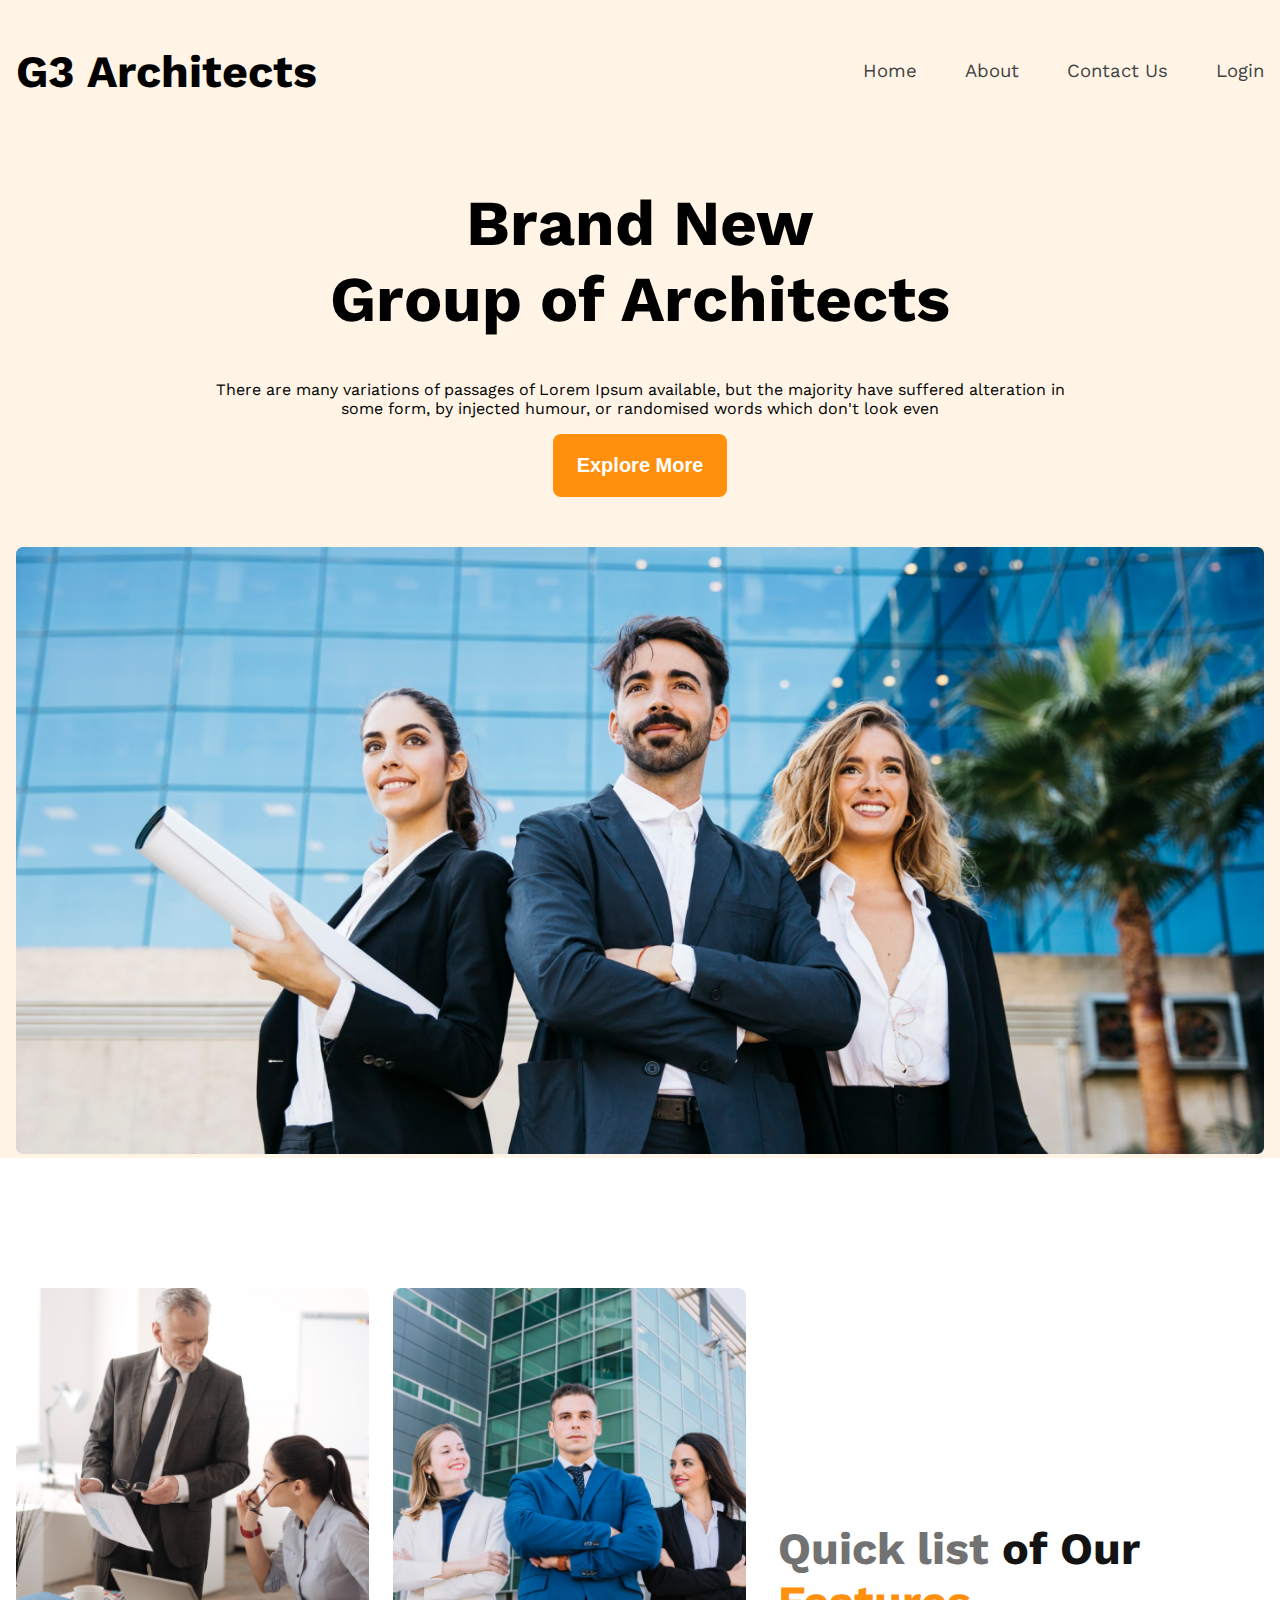
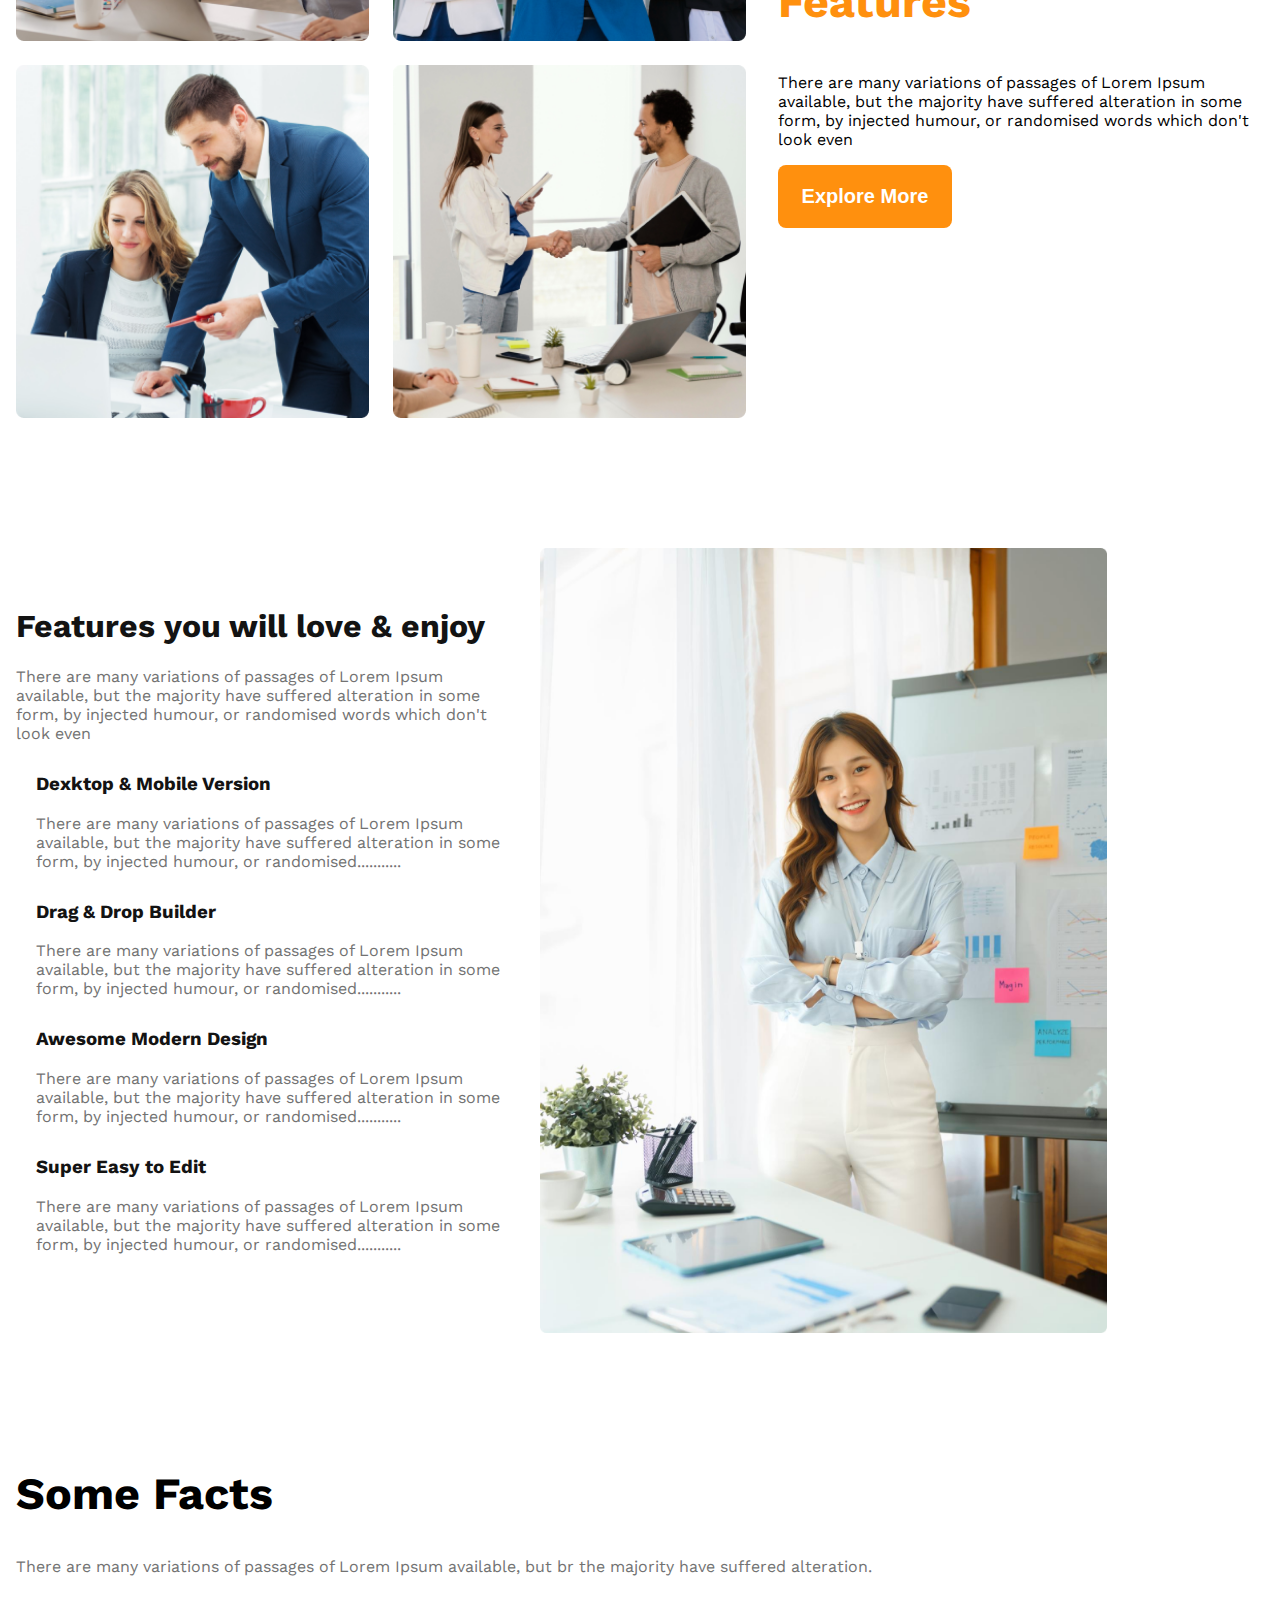
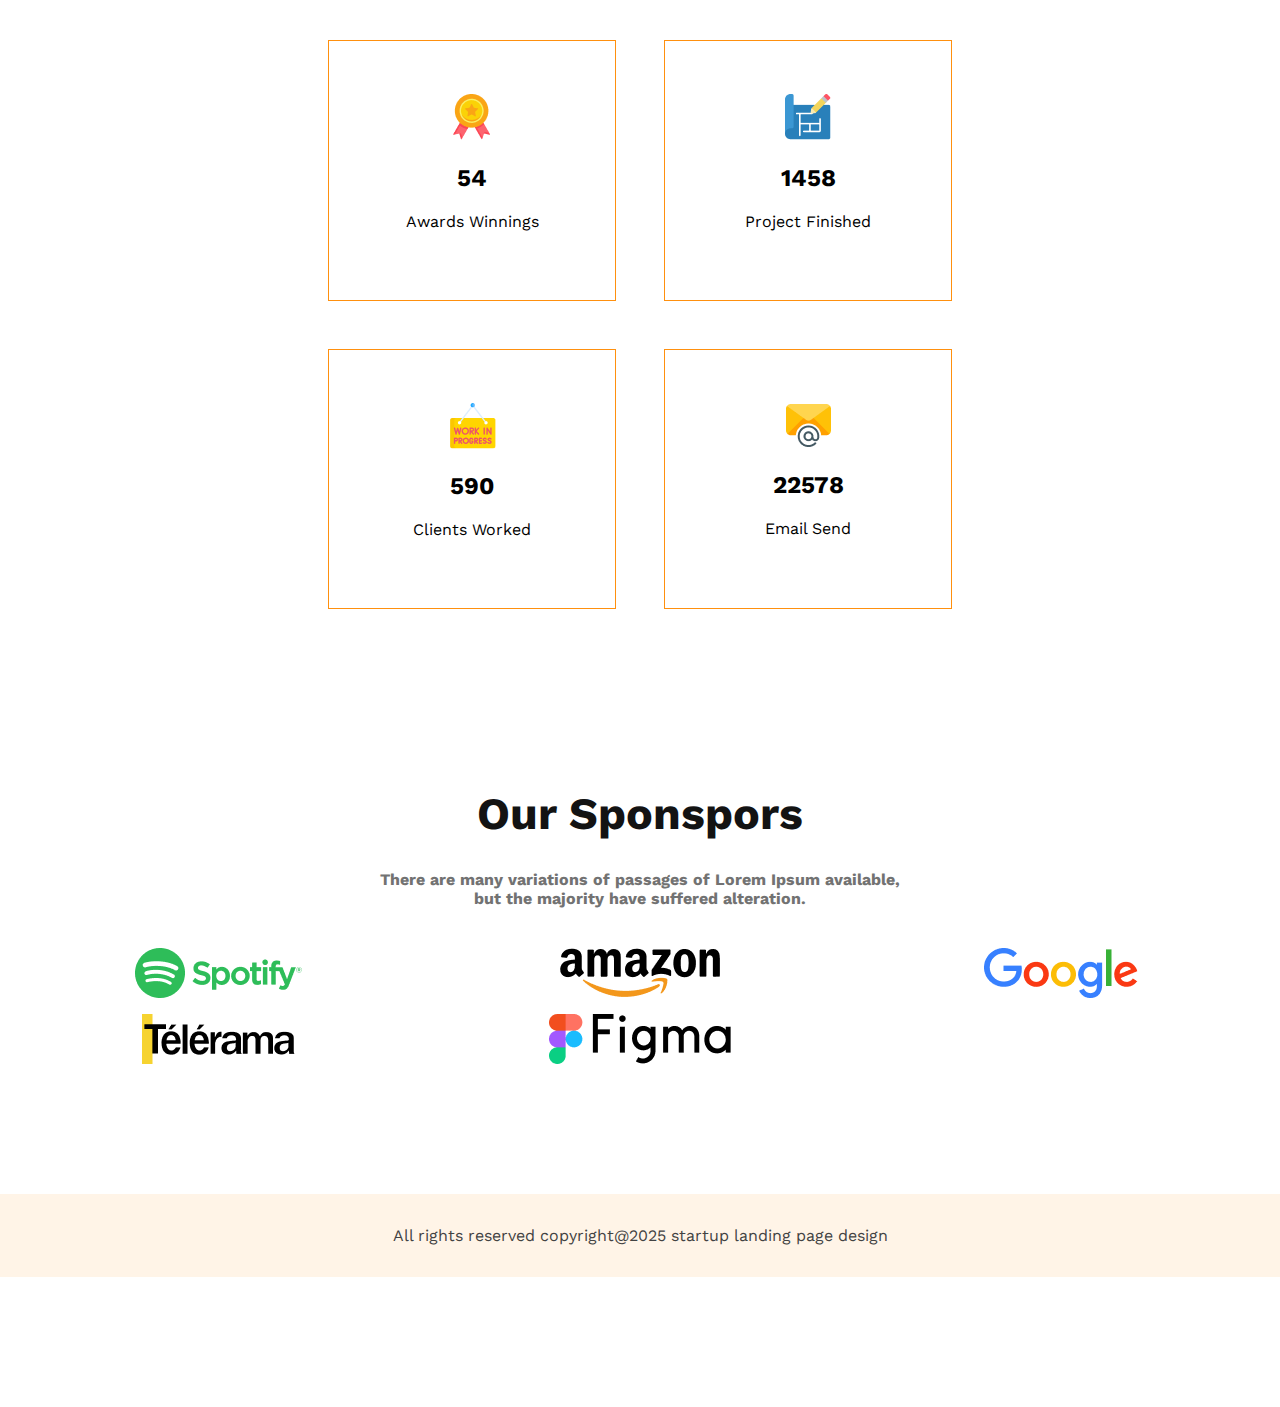
<file: 3_architects/index.html>
<!DOCTYPE html>
<html lang="en">
  <head>
    <meta charset="UTF-8" />
    <meta name="viewport" content="width=device-width, initial-scale=1.0" />
    <title>Basic Architects</title>
    <link rel="stylesheet" href="style.css" />
  </head>
  <body class="work-sans-font">
    <header class="bg-light">
      <nav class="navbar">
        <h3 class="brand">G3 Architects</h3>
        <ul class="nav-links">
          <li class="nav-item">
            <a href="" class="nav-link text-gray">Home</a>
          </li>
          <li class="nav-item">
            <a href="" class="nav-link text-gray">About</a>
          </li>
          <li class="nav-item">
            <a href="" class="nav-link text-gray">Contact Us</a>
          </li>
          <li class="nav-item">
            <a href="" class="nav-link text-gray">Login</a>
          </li>
        </ul>
      </nav>
      <div class="banner">
        <div class="banner-content">
          <h1 class="banner-title">Brand New <br />Group of Architects</h1>
          <p class="banner-description">
            There are many variations of passages of Lorem Ipsum available, but
            the majority have suffered alteration in some form, by injected
            humour, or randomised words which don't look even
          </p>
          <button class="banner-button btn-primary">Explore More</button>
        </div>
        <img class="banner-img" src="./images/banner.png" alt="banner-image" />
      </div>
    </header>

    <main class="main">
      <!-- Team Section -->
      <section class="team">
        <div class="team-images">
          <img class="team-image" src="./images/team1.png" alt="" />
          <img class="team-image" src="./images/team2.png" alt="" />
          <img class="team-image" src="./images/team3.png" alt="" />
          <img class="team-image" src="./images/team4.png" alt="" />
        </div>
        <div class="team-content">
          <h3 class="tem-title">
            <span class="text-light-gray">Quick list </span
            ><span class="text-drak">of Our </span
            ><span class="text-primary">Features</span>
          </h3>
          <p class="team-description">
            There are many variations of passages of Lorem Ipsum available, but
            the majority have suffered alteration in some form, by injected
            humour, or randomised words which don't look even
          </p>
          <button class="team-button btn-primary">Explore More</button>
        </div>
      </section>

      <!-- Feature Section -->
      <section class="feature">
        <div class="feature-details">
          <div class="feature-details-header">
            <h1 class="fdh-title text-drak">Features you will love & enjoy</h1>
            <p class="fdh-description text-light-gray">
              There are many variations of passages of Lorem Ipsum available,
              but the majority have suffered alteration in some form, by
              injected humour, or randomised words which don't look even
            </p>
          </div>
          <div class="feature-details-body">
            <div class="fdd-item">
              <h3 class="fdd-item-title text-drak">Dexktop & Mobile Version</h3>
              <p class="fdd-item-description text-light-gray">
                There are many variations of passages of Lorem Ipsum available,
                but the majority have suffered alteration in some form, by
                injected humour, or randomised...........
              </p>
            </div>
            <div class="fdd-item">
              <h3 class="fdd-item-title text-drak">Drag & Drop Builder</h3>
              <p class="fdd-item-description text-light-gray">
                There are many variations of passages of Lorem Ipsum available,
                but the majority have suffered alteration in some form, by
                injected humour, or randomised...........
              </p>
            </div>
            <div class="fdd-item">
              <h3 class="fdd-item-title text-drak">Awesome Modern Design</h3>
              <p class="fdd-item-description text-light-gray">
                There are many variations of passages of Lorem Ipsum available,
                but the majority have suffered alteration in some form, by
                injected humour, or randomised...........
              </p>
            </div>
            <div class="fdd-item">
              <h3 class="fdd-item-title text-drak">Super Easy to Edit</h3>
              <p class="fdd-item-description text-light-gray">
                There are many variations of passages of Lorem Ipsum available,
                but the majority have suffered alteration in some form, by
                injected humour, or randomised...........
              </p>
            </div>
            <div class="fdd-item">
              <h3 class="fdd-item-title"></h3>
              <p class="fdd-item-description"></p>
            </div>
          </div>
        </div>
        <div class="feature-image">
          <img class="feature-img" src="images/architect.png" alt="" />
        </div>
      </section>

      <!-- Facts Section -->
      <section class="facts">
        <h2 class="facts-title">Some Facts</h2>
        <p class="facts-description text-light-gray">
          There are many variations of passages of Lorem Ipsum available, but br
          the majority have suffered alteration.
        </p>
        <div class="fact-card">
          <div class="fact-card-item">
            <img src="./images/icons/ribon.png" alt="" class="fact-card-icon" />
            <h2 class="fact-card-title">54</h2>
            <p class="fact-card-description">Awards Winnings</p>
          </div>
          <div class="fact-card-item">
            <img
              src="./images/icons/projects.png"
              alt=""
              class="fact-card-icon"
            />
            <h2 class="fact-card-title">1458</h2>
            <p class="fact-card-description">Project Finished</p>
          </div>
          <div class="fact-card-item">
            <img
              src="./images/icons/customers.png"
              alt=""
              class="fact-card-icon"
            />
            <h2 class="fact-card-title">590</h2>
            <p class="fact-card-description">Clients Worked</p>
          </div>
          <div class="fact-card-item">
            <img src="./images/icons/email.png" alt="" class="fact-card-icon" />
            <h2 class="fact-card-title">22578</h2>
            <p class="fact-card-description">Email Send</p>
          </div>
        </div>
      </section>
      <!-- Sponspors Section -->
      <section class="sponspors">
        <div class="sponspors-detail">
          <h1 class="sponspors-title text-drak">Our Sponspors</h1>
          <p class="sponspors-description text-light-gray">
            There are many variations of passages of Lorem Ipsum available, but
            the majority have suffered alteration.
          </p>
        </div>
        <div class="sponspors-logos">
          <img
            class="sponsors-logo"
            src="./images/sponsors/spotify.png"
            alt=""
          />
          <img
            class="sponsors-logo"
            src="./images/sponsors/amazon.png"
            alt=""
          />
          <img
            class="sponsors-logo"
            src="./images/sponsors/google.png"
            alt=""
          />
          <img
            class="sponsors-logo"
            src="./images/sponsors/telerama.png"
            alt=""
          />
          <img class="sponsors-logo" src="./images/sponsors/figma.png" alt="" />
        </div>
      </section>
    </main>

    <footer class="footer">
      <p class="footer-description text-gray">
        All rights reserved copyright@2025 startup landing page design
      </p>
    </footer>
  </body>
</html>
</file>
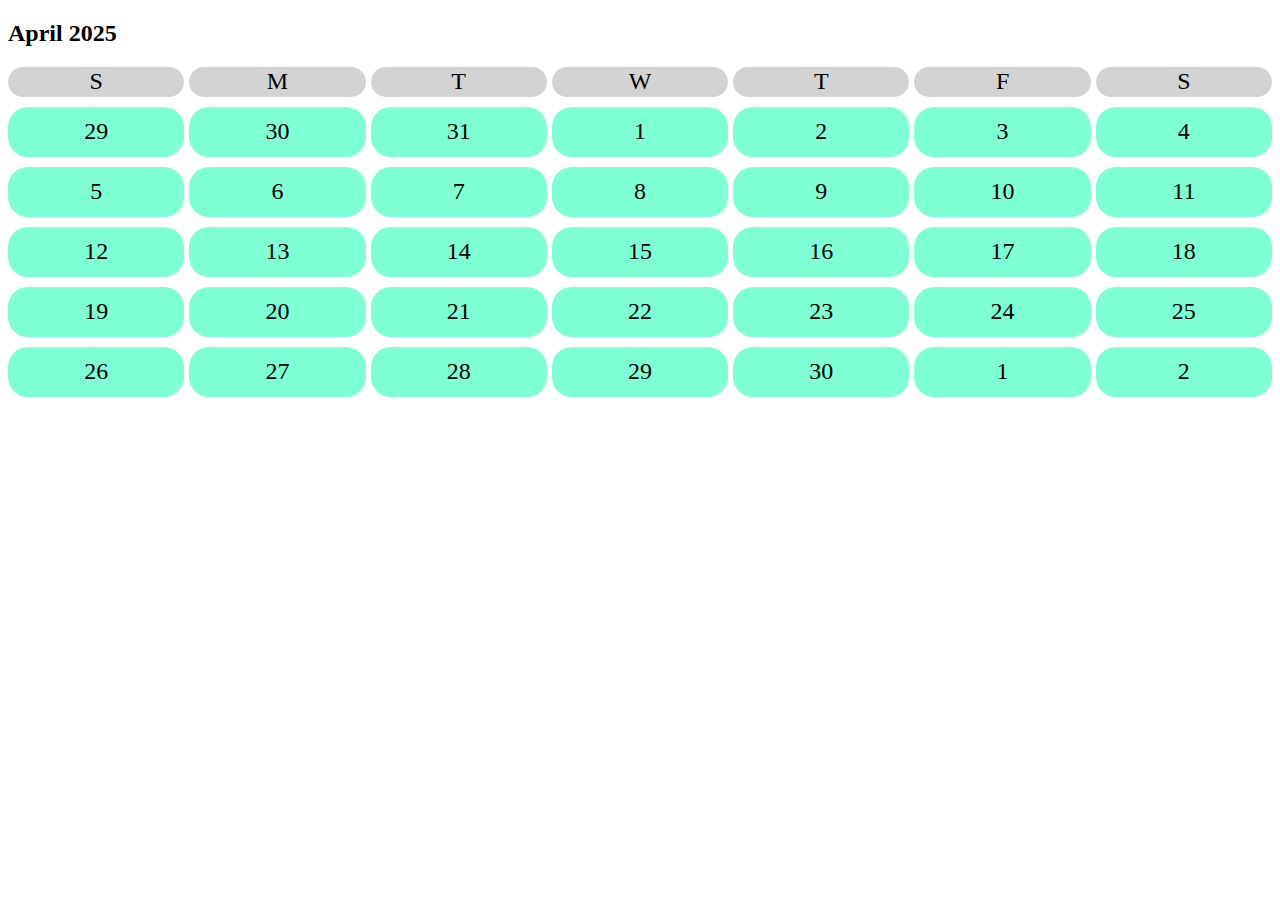
<file: 1-First-responsive-layout/3_calendar.html>
<!DOCTYPE html>
<html lang="en">
  <head>
    <meta charset="UTF-8" />
    <meta name="viewport" content="width=device-width, initial-scale=1.0" />
    <title>Calendar</title>
    <style>
      .container {
        display: grid;
        grid-template-columns: repeat(7, 1fr);
        grid-template-rows: 30px repeat(5, 50px);
        row-gap: 10px;
        column-gap: 5px;
      }
      .date,
      .day {
        background-color: aquamarine;
        display: flex;
        justify-content: center;
        align-items: center;
        font-size: 1.5em;
        border-radius: 20px;
      }
      .day {
        background-color: lightgrey;
      }
    </style>
  </head>
  <body>
    <h2>April 2025</h2>
    <div class="container">
      <div class="day">S</div>
      <div class="day">M</div>
      <div class="day">T</div>
      <div class="day">W</div>
      <div class="day">T</div>
      <div class="day">F</div>
      <div class="day">S</div>
      <div class="date">29</div>
      <div class="date">30</div>
      <div class="date">31</div>
      <div class="date">1</div>
      <div class="date">2</div>
      <div class="date">3</div>
      <div class="date">4</div>
      <div class="date">5</div>
      <div class="date">6</div>
      <div class="date">7</div>
      <div class="date">8</div>
      <div class="date">9</div>
      <div class="date">10</div>
      <div class="date">11</div>
      <div class="date">12</div>
      <div class="date">13</div>
      <div class="date">14</div>
      <div class="date">15</div>
      <div class="date">16</div>
      <div class="date">17</div>
      <div class="date">18</div>
      <div class="date">19</div>
      <div class="date">20</div>
      <div class="date">21</div>
      <div class="date">22</div>
      <div class="date">23</div>
      <div class="date">24</div>
      <div class="date">25</div>
      <div class="date">26</div>
      <div class="date">27</div>
      <div class="date">28</div>
      <div class="date">29</div>
      <div class="date">30</div>
      <div class="date">1</div>
      <div class="date">2</div>
    </div>
  </body>
</html>
</file>
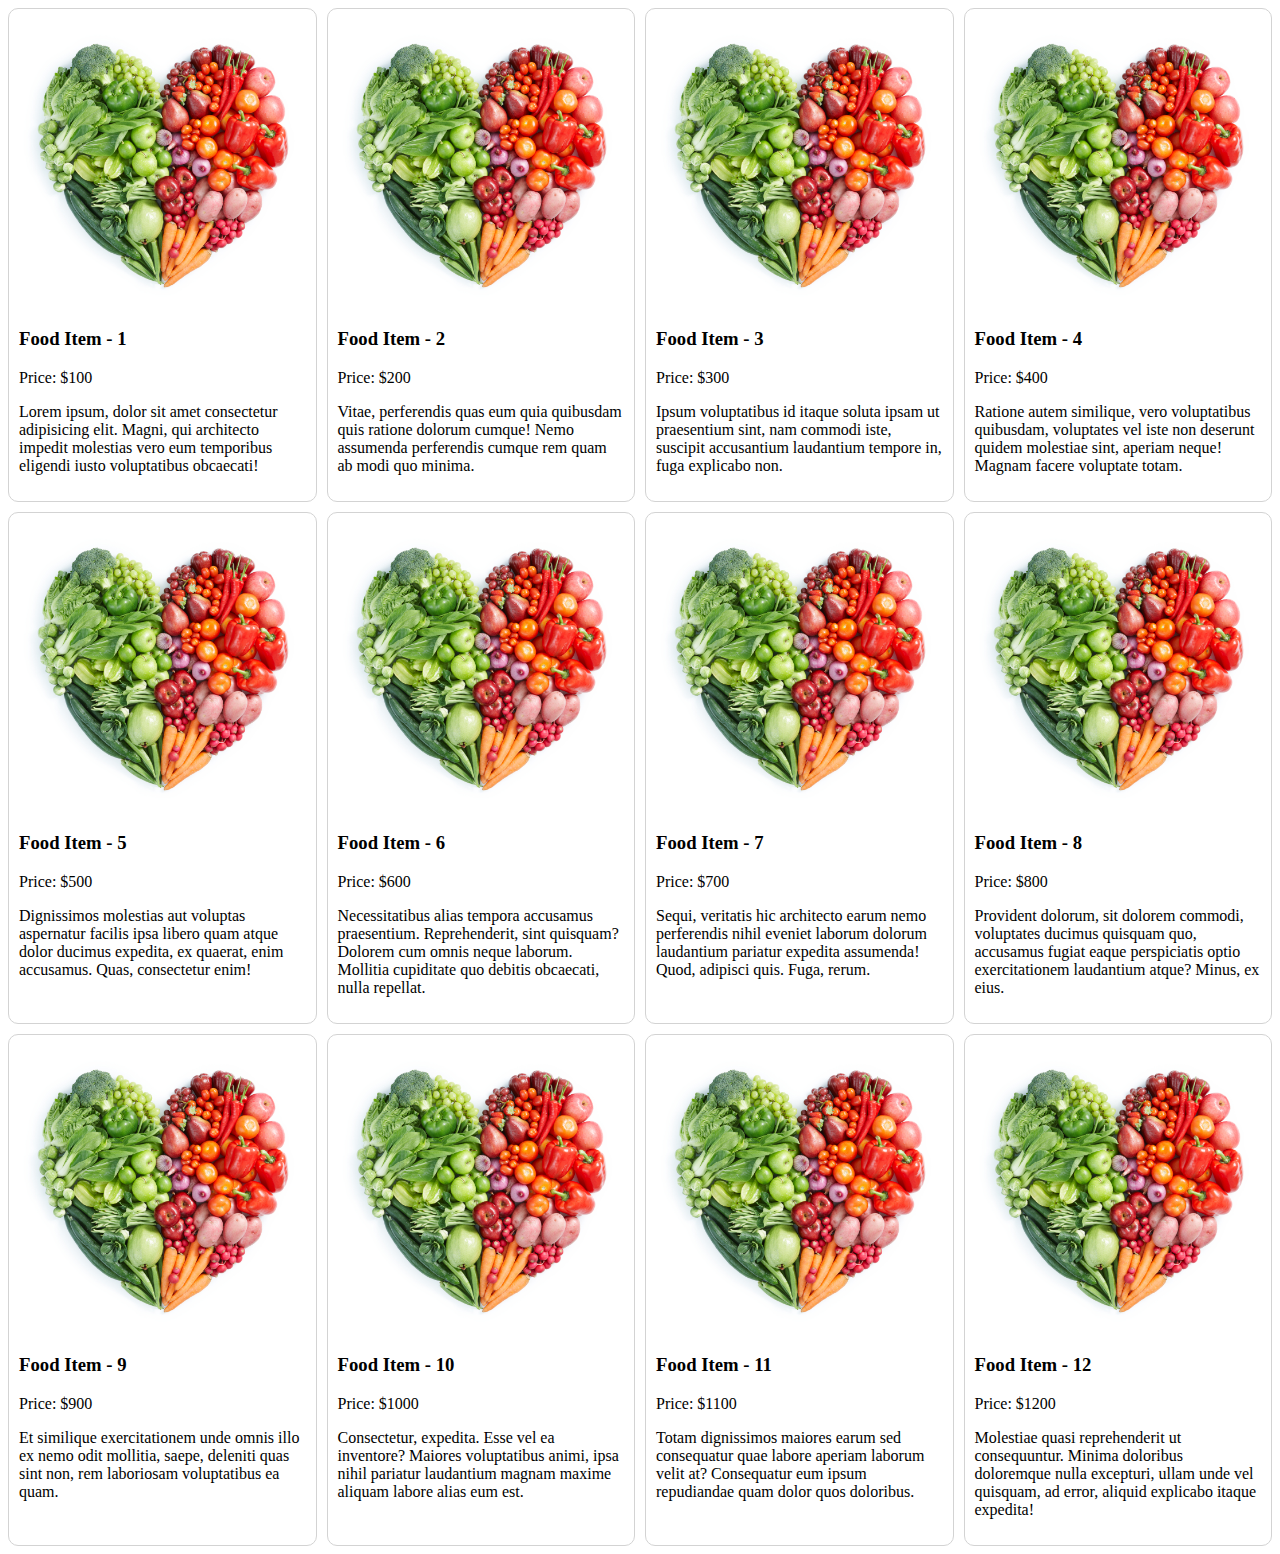
<file: 1-First-responsive-layout/4_media.html>
<!DOCTYPE html>
<html lang="en">
  <head>
    <meta charset="UTF-8" />
    <meta name="viewport" content="width=device-width, initial-scale=1.0" />
    <title>Media</title>
    <style>
      .container {
        display: grid;
        grid-template-columns: repeat(4, 1fr);
        gap: 10px;
      }
      .food {
        border: 1px solid lightgray;
        padding: 10px;
        border-radius: 10px;
      }
      .food img {
        width: 100%;
      }
      /* Small Devices */
      @media screen and (max-width: 576px) {
        .container {
          grid-template-columns: repeat(1, 1fr);
        }
      }

      /* Medium Devices */
      @media screen and (min-width: 577px) and (max-width: 768px) {
        .container {
          grid-template-columns: repeat(2, 1fr);
        }
      }
      /* Large Devices */
      @media screen and (min-width: 769px) and (max-width: 992px) {
        .container {
          grid-template-columns: repeat(3, 1fr);
        }
      }
    </style>
  </head>
  <body>
    <div class="container">
      <div class="food">
        <img src="images/food.jpg" alt="" />
        <h3>Food Item - 1</h3>
        <p>Price: $100</p>
        <p>
          Lorem ipsum, dolor sit amet consectetur adipisicing elit. Magni, qui
          architecto impedit molestias vero eum temporibus eligendi iusto
          voluptatibus obcaecati!
        </p>
      </div>
      <div class="food">
        <img src="images/food.jpg" alt="" />
        <h3>Food Item - 2</h3>
        <p>Price: $200</p>
        <p>
          Vitae, perferendis quas eum quia quibusdam quis ratione dolorum
          cumque! Nemo assumenda perferendis cumque rem quam ab modi quo minima.
        </p>
      </div>
      <div class="food">
        <img src="images/food.jpg" alt="" />
        <h3>Food Item - 3</h3>
        <p>Price: $300</p>
        <p>
          Ipsum voluptatibus id itaque soluta ipsam ut praesentium sint, nam
          commodi iste, suscipit accusantium laudantium tempore in, fuga
          explicabo non.
        </p>
      </div>
      <div class="food">
        <img src="images/food.jpg" alt="" />
        <h3>Food Item - 4</h3>
        <p>Price: $400</p>
        <p>
          Ratione autem similique, vero voluptatibus quibusdam, voluptates vel
          iste non deserunt quidem molestiae sint, aperiam neque! Magnam facere
          voluptate totam.
        </p>
      </div>
      <div class="food">
        <img src="images/food.jpg" alt="" />
        <h3>Food Item - 5</h3>
        <p>Price: $500</p>
        <p>
          Dignissimos molestias aut voluptas aspernatur facilis ipsa libero quam
          atque dolor ducimus expedita, ex quaerat, enim accusamus. Quas,
          consectetur enim!
        </p>
      </div>
      <div class="food">
        <img src="images/food.jpg" alt="" />
        <h3>Food Item - 6</h3>
        <p>Price: $600</p>
        <p>
          Necessitatibus alias tempora accusamus praesentium. Reprehenderit,
          sint quisquam? Dolorem cum omnis neque laborum. Mollitia cupiditate
          quo debitis obcaecati, nulla repellat.
        </p>
      </div>
      <div class="food">
        <img src="images/food.jpg" alt="" />
        <h3>Food Item - 7</h3>
        <p>Price: $700</p>
        <p>
          Sequi, veritatis hic architecto earum nemo perferendis nihil eveniet
          laborum dolorum laudantium pariatur expedita assumenda! Quod, adipisci
          quis. Fuga, rerum.
        </p>
      </div>
      <div class="food">
        <img src="images/food.jpg" alt="" />
        <h3>Food Item - 8</h3>
        <p>Price: $800</p>
        <p>
          Provident dolorum, sit dolorem commodi, voluptates ducimus quisquam
          quo, accusamus fugiat eaque perspiciatis optio exercitationem
          laudantium atque? Minus, ex eius.
        </p>
      </div>
      <div class="food">
        <img src="images/food.jpg" alt="" />
        <h3>Food Item - 9</h3>
        <p>Price: $900</p>
        <p>
          Et similique exercitationem unde omnis illo ex nemo odit mollitia,
          saepe, deleniti quas sint non, rem laboriosam voluptatibus ea quam.
        </p>
      </div>
      <div class="food">
        <img src="images/food.jpg" alt="" />
        <h3>Food Item - 10</h3>
        <p>Price: $1000</p>
        <p>
          Consectetur, expedita. Esse vel ea inventore? Maiores voluptatibus
          animi, ipsa nihil pariatur laudantium magnam maxime aliquam labore
          alias eum est.
        </p>
      </div>
      <div class="food">
        <img src="images/food.jpg" alt="" />
        <h3>Food Item - 11</h3>
        <p>Price: $1100</p>
        <p>
          Totam dignissimos maiores earum sed consequatur quae labore aperiam
          laborum velit at? Consequatur eum ipsum repudiandae quam dolor quos
          doloribus.
        </p>
      </div>
      <div class="food">
        <img src="images/food.jpg" alt="" />
        <h3>Food Item - 12</h3>
        <p>Price: $1200</p>
        <p>
          Molestiae quasi reprehenderit ut consequuntur. Minima doloribus
          doloremque nulla excepturi, ullam unde vel quisquam, ad error, aliquid
          explicabo itaque expedita!
        </p>
      </div>
    </div>
  </body>
</html>
</file>
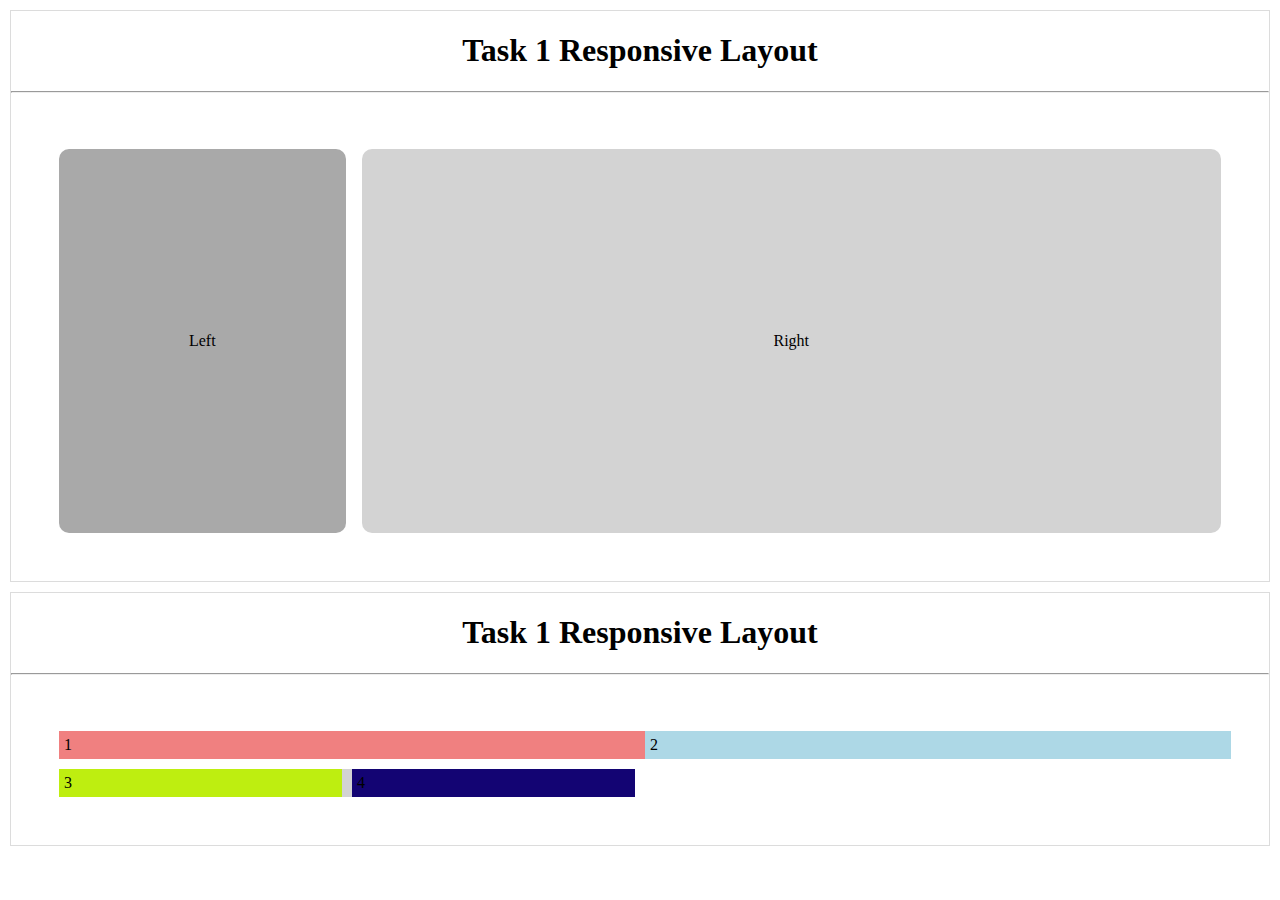
<file: 1-First-responsive-layout/5_task.html>
<!DOCTYPE html>
<html lang="en">
  <head>
    <meta charset="UTF-8" />
    <meta name="viewport" content="width=device-width, initial-scale=1.0" />
    <title>Module 8 Tasks</title>
    <style>
      body {
        margin: 0px;
        padding: 0px;
      }
      .task {
        border: 1px solid gainsboro;
        margin: 10px 10px;
      }
      .heading {
        text-align: center;
      }
      /* Task 1 */
      .container {
        display: grid;
        grid-template-columns: 1fr 3fr;
        gap: 1em;
        padding: 3em;
      }
      .box-1 {
        background-color: darkgray;
        display: flex;
        width: 100%;
        height: 30vmax;
        justify-content: center;
        align-items: center;
        border-radius: 10px;
      }
      .box-2 {
        background-color: lightgray;
        display: flex;
        width: 100%;
        height: 30vmax;
        justify-content: center;
        align-items: center;
        border-radius: 10px;
      }

      @media screen and (max-width: 576px) {
        .container {
          display: flex;
          flex-direction: column;
        }
        .box-1 {
          height: 20vmax;
        }
        .box-2 {
          height: 40vmax;
        }
      }
      /* task 2 */
      /* Default: Desktop Layout */
      .container-2 {
        display: grid;
        grid-template-columns: 1fr 1fr;
        gap: 10px;
        padding: 3em;
      }

      /* Box 21 in 1st column */
      .box-21 {
        background-color: lightcoral;
        padding: 5px;
        width: 100%;
      }

      .box-22 {
        background-color: lightblue;
        padding: 5px;
        width: 100%;
      }

      .box-group {
        background-color: lightgray;
        display: flex;
        gap: 10px;
      }
      .box-23 {
        background-color: rgb(190, 238, 16);
        width: 100%;
        padding: 5px;
      }
      .box-24 {
        background-color: rgb(19, 4, 115);
        width: 100%;
        padding: 5px;
      }
      /* Mobile Layout */
      @media screen and (max-width: 576px) {
      }
    </style>
  </head>
  <body>
    <!-- Task 1 -->
    <div class="task">
      <h1 class="heading">Task 1 Responsive Layout</h1>
      <hr />
      <div class="container">
        <div class="box-1">
          <p>Left</p>
        </div>
        <div class="box-2">
          <p>Right</p>
        </div>
      </div>
    </div>

    <!-- Task 2 -->
    <div class="task">
      <h1 class="heading">Task 1 Responsive Layout</h1>
      <hr />
      <div class="container-2">
        <div class="box-21">1</div>
        <div class="box-22">2</div>
        <div class="box-group">
          <div class="box-23">3</div>
          <div class="box-24">4</div>
        </div>
      </div>
    </div>
  </body>
</html>
</file>
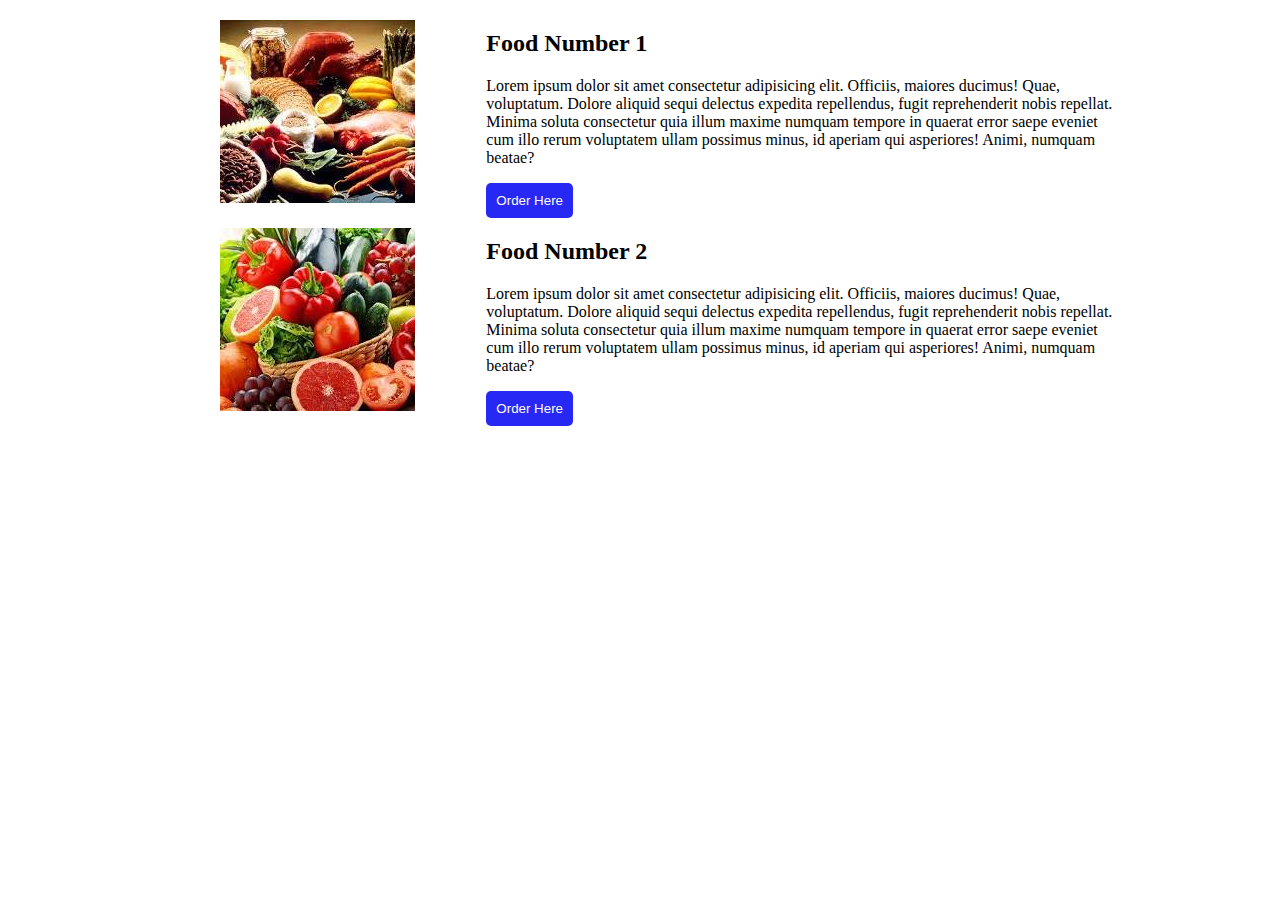
<file: 1-First-responsive-layout/6_tow_card.html>
<!DOCTYPE html>
<html lang="en">
  <head>
    <meta charset="UTF-8" />
    <meta name="viewport" content="width=device-width, initial-scale=1.0" />
    <title>Task 4</title>
    <style>
      body {
        margin: 0px;
        padding: 0px;
        max-width: 992px;
        margin: auto;
      }
      .container {
        padding: 10px 15px;
        /* display: grid;
        row-gap: 2em; */
      }
      .food {
        display: grid;
        grid-template-columns: 1fr 2fr;
        gap: 10px;
        justify-content: center;
        align-items: center;
      }
      .button {
        padding: 10px 10px;
        background-color: rgb(40, 40, 245);
        color: white;
        border: none;
        border-radius: 5px;
      }
      .box {
        margin: auto;
      }
      .box img {
        width: 100%;
        margin: auto;
      }
      @media screen and (max-width: 576px) {
        .food {
          grid-template-columns: 1fr;
          padding-bottom: 20px;
        }
        .box img {
          /* height: 50%; */
          width: 80%;
        }
        .box {
          margin: 0px;
        }
      }
    </style>
  </head>
  <body>
    <div class="container">
      <div class="food">
        <div class="box">
          <img src="./images/food1.jpeg" alt="Food - 1" />
        </div>
        <div class="box">
          <h2>Food Number 1</h2>
          <p>
            Lorem ipsum dolor sit amet consectetur adipisicing elit. Officiis,
            maiores ducimus! Quae, voluptatum. Dolore aliquid sequi delectus
            expedita repellendus, fugit reprehenderit nobis repellat. Minima
            soluta consectetur quia illum maxime numquam tempore in quaerat
            error saepe eveniet cum illo rerum voluptatem ullam possimus minus,
            id aperiam qui asperiores! Animi, numquam beatae?
          </p>
          <button class="button">Order Here</button>
        </div>
      </div>
      <div class="food">
        <div class="box">
          <img src="./images/food2.jpeg" alt="Food - 2" />
        </div>
        <div class="box">
          <h2>Food Number 2</h2>
          <p>
            Lorem ipsum dolor sit amet consectetur adipisicing elit. Officiis,
            maiores ducimus! Quae, voluptatum. Dolore aliquid sequi delectus
            expedita repellendus, fugit reprehenderit nobis repellat. Minima
            soluta consectetur quia illum maxime numquam tempore in quaerat
            error saepe eveniet cum illo rerum voluptatem ullam possimus minus,
            id aperiam qui asperiores! Animi, numquam beatae?
          </p>
          <button class="button">Order Here</button>
        </div>
      </div>
    </div>
  </body>
</html>
</file>
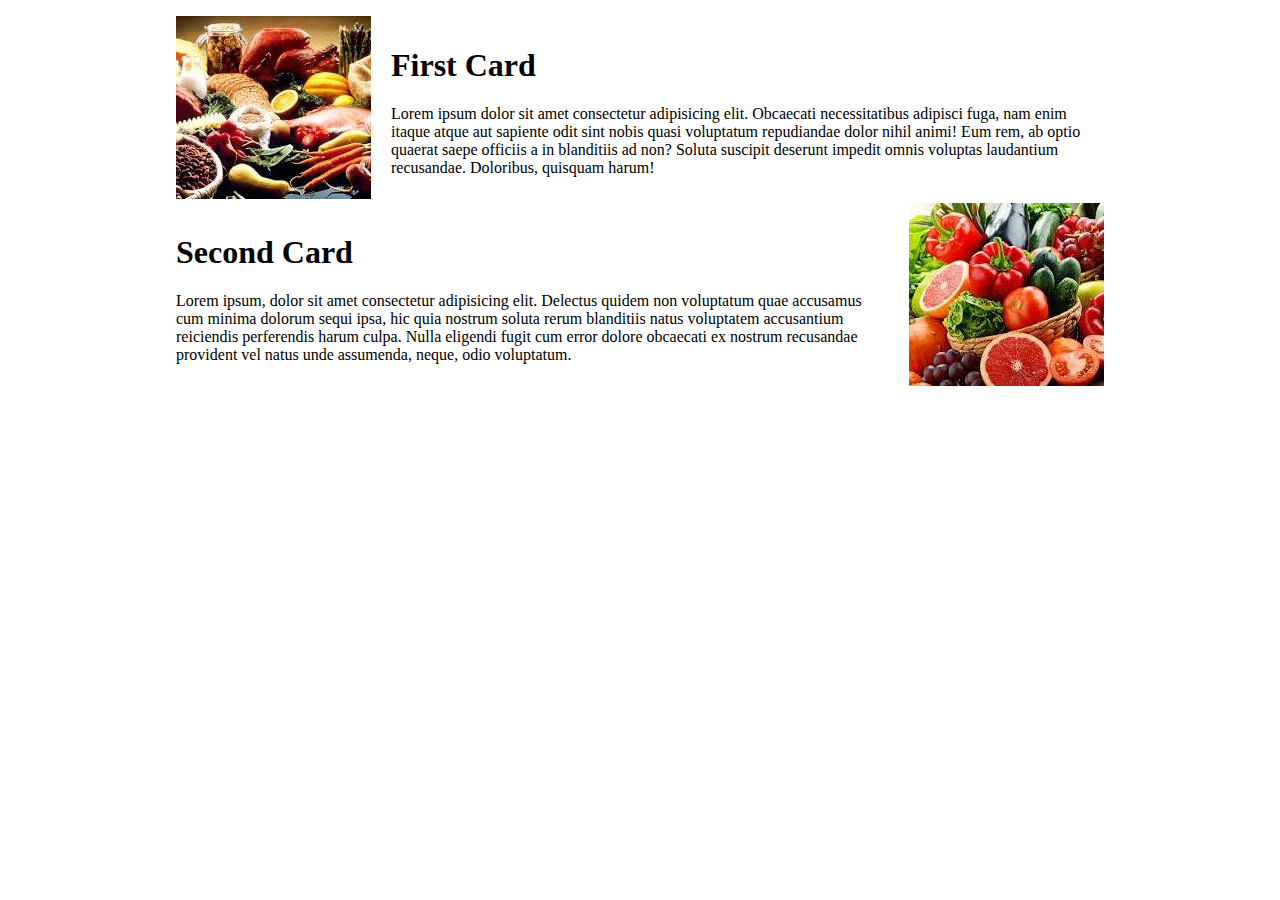
<file: 1-First-responsive-layout/7_layout_5.html>
<!DOCTYPE html>
<html lang="en">
  <head>
    <meta charset="UTF-8" />
    <meta name="viewport" content="width=device-width, initial-scale=1.0" />
    <title>Task 5</title>
    <style>
      body {
        margin: 0px;
        padding: 0px;
        max-width: 992px;
        margin: auto;
      }
      .container {
        padding: 1em 2em;
      }
      .box-1,
      .box-2 {
        display: flex;
        gap: 20px;
        align-items: center;
      }
      .box-2 {
        flex-direction: row-reverse;
      }

      @media screen and (max-width: 576px) {
        .box-1,
        .box-2 {
          display: grid;
        }
        img {
          width: 100%;
        }
      }
    </style>
  </head>
  <body>
    <div class="container">
      <div class="box-1">
        <div class="item-1">
          <img src="./images/food1.jpeg" alt="image - 1" />
        </div>
        <div class="item-2">
          <h1>First Card</h1>
          <p>
            Lorem ipsum dolor sit amet consectetur adipisicing elit. Obcaecati
            necessitatibus adipisci fuga, nam enim itaque atque aut sapiente
            odit sint nobis quasi voluptatum repudiandae dolor nihil animi! Eum
            rem, ab optio quaerat saepe officiis a in blanditiis ad non? Soluta
            suscipit deserunt impedit omnis voluptas laudantium recusandae.
            Doloribus, quisquam harum!
          </p>
        </div>
      </div>
      <div class="box-2">
        <div class="item-1">
          <img src="./images/food2.jpeg" alt="image - 2" />
        </div>
        <div class="item-2">
          <h1>Second Card</h1>
          <p>
            Lorem ipsum, dolor sit amet consectetur adipisicing elit. Delectus
            quidem non voluptatum quae accusamus cum minima dolorum sequi ipsa,
            hic quia nostrum soluta rerum blanditiis natus voluptatem
            accusantium reiciendis perferendis harum culpa. Nulla eligendi fugit
            cum error dolore obcaecati ex nostrum recusandae provident vel natus
            unde assumenda, neque, odio voluptatum.
          </p>
        </div>
      </div>
    </div>
  </body>
</html>
</file>
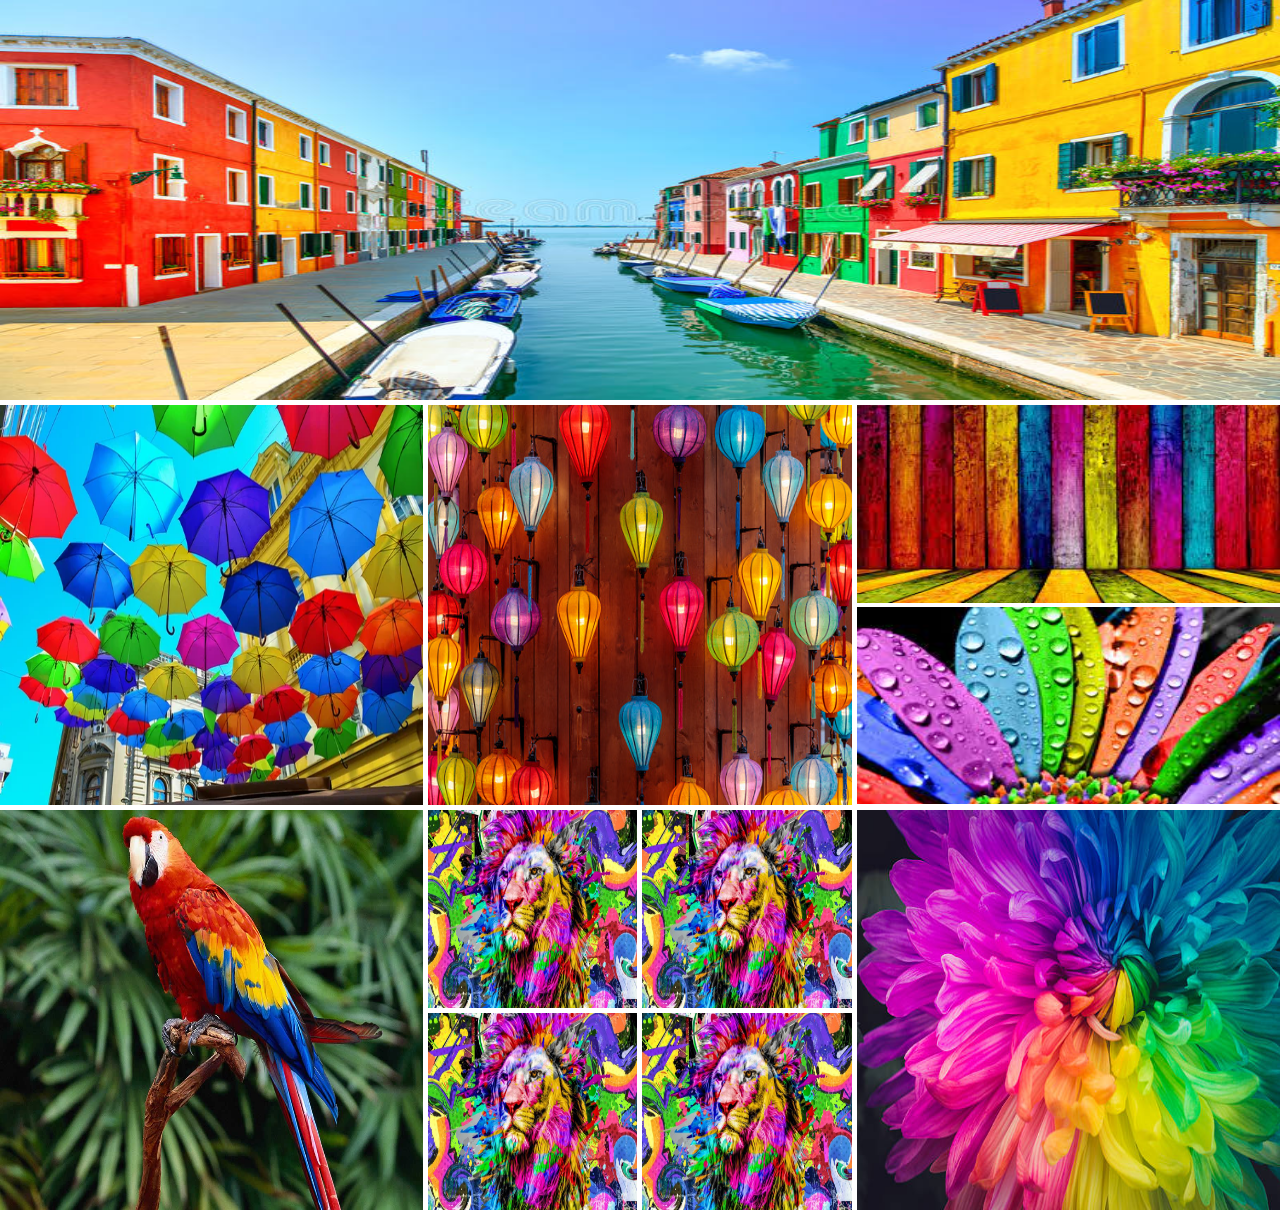
<file: 2-Second-Responsive-Layout/1_college.html>
<!DOCTYPE html>
<html lang="en">
  <head>
    <meta charset="UTF-8" />
    <meta name="viewport" content="width=device-width, initial-scale=1.0" />
    <title>Document</title>
    <style>
      body {
        margin: 0px;
      }
      .row {
        height: 400px;
        display: flex;
        gap: 5px;
        margin-bottom: 5px;
      }
      .row img {
        width: 100%;
        height: 100%;
      }
      .row > div {
        flex: 1;
      }
      .vartical-collage {
        height: calc((100% - 5px) / 2);
      }
      .college-image {
        display: grid;
        grid-template-columns: repeat(2, 1fr);
        gap: 5px;
      }

      /* Small Devices */
      @media screen and (max-width: 576px) {
        .row {
          height: auto;
          flex-direction: column;
        }
        .college-image {
          grid-template-columns: 1fr;
        }
      }
      @media screen and (min-width: 576px) and (max-width: 992px) {
        .row {
          height: auto;
          flex-direction: column;
        }
        .college-image {
          display: grid;
          grid-template-columns: repeat(2, 1fr);
        }
      }
    </style>
  </head>
  <body>
    <div class="container">
      <div class="row">
        <img src="./images/A.jpg" alt="A" />
      </div>
      <div class="row">
        <div><img src="./images/B.jpg" alt="" /></div>
        <div><img src="./images/C.jpg" alt="" /></div>
        <div class="vartical-collage">
          <img src="./images/D.jpg" alt="" />
          <img src="./images/E.jpg" alt="" />
        </div>
      </div>
      <div class="row">
        <div><img src="./images/F.jpg" alt="" /></div>
        <div class="college-image">
          <img src="./images/G.jpg" alt="" />
          <img src="./images/G.jpg" alt="" />
          <img src="./images/G.jpg" alt="" />
          <img src="./images/G.jpg" alt="" />
        </div>
        <div><img src="./images/H.jpg" alt="" /></div>
      </div>
    </div>
  </body>
</html>
</file>
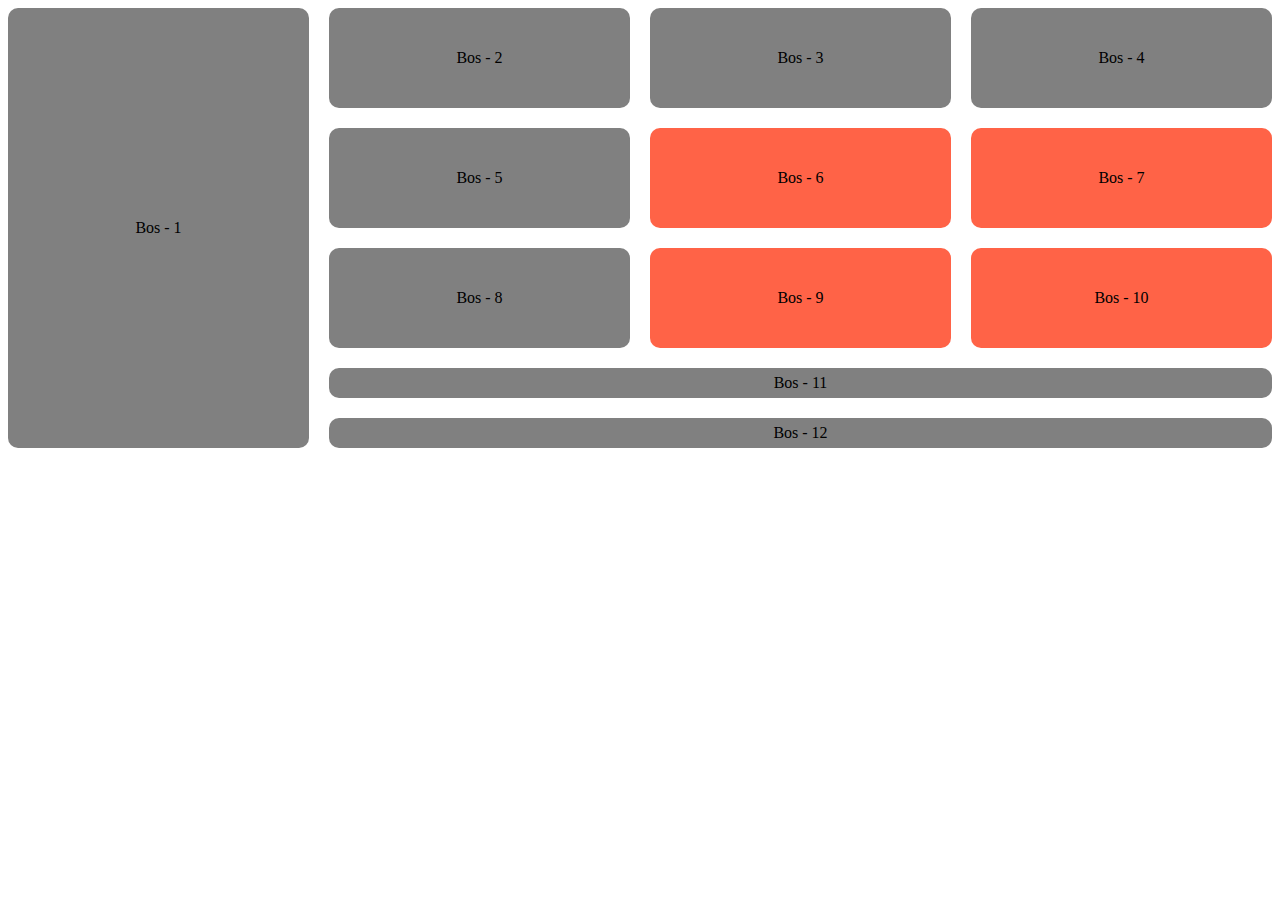
<file: 2-Second-Responsive-Layout/2_college2.html>
<!DOCTYPE html>
<html lang="en">
  <head>
    <meta charset="UTF-8" />
    <meta name="viewport" content="width=device-width, initial-scale=1.0" />
    <title>College 2</title>
    <style>
      .container {
        display: grid;
        grid-template-columns: repeat(4, 1fr);
        grid-template-rows: repeat(3, 100px) 30px 30px;
        gap: 20px;
      }
      .box {
        background-color: gray;
        border-radius: 10px;
        display: flex;
        justify-content: center;
        align-items: center;
      }
      #box-1 {
        grid-row: span 5;
      }
      #box-11,
      #box-12 {
        grid-column: span 3;
      }
      #box-6,
      #box-7,
      #box-9,
      #box-10 {
        background-color: tomato;
      }
    </style>
  </head>
  <body>
    <div class="container">
      <div class="box" id="box-1">Bos - 1</div>
      <div class="box" id="box-2">Bos - 2</div>
      <div class="box" id="box-3">Bos - 3</div>
      <div class="box" id="box-4">Bos - 4</div>
      <div class="box" id="box-5">Bos - 5</div>
      <div class="box" id="box-6">Bos - 6</div>
      <div class="box" id="box-7">Bos - 7</div>
      <div class="box" id="box-8">Bos - 8</div>
      <div class="box" id="box-9">Bos - 9</div>
      <div class="box" id="box-10">Bos - 10</div>
      <div class="box" id="box-11">Bos - 11</div>
      <div class="box" id="box-12">Bos - 12</div>
    </div>
  </body>
</html>
</file>
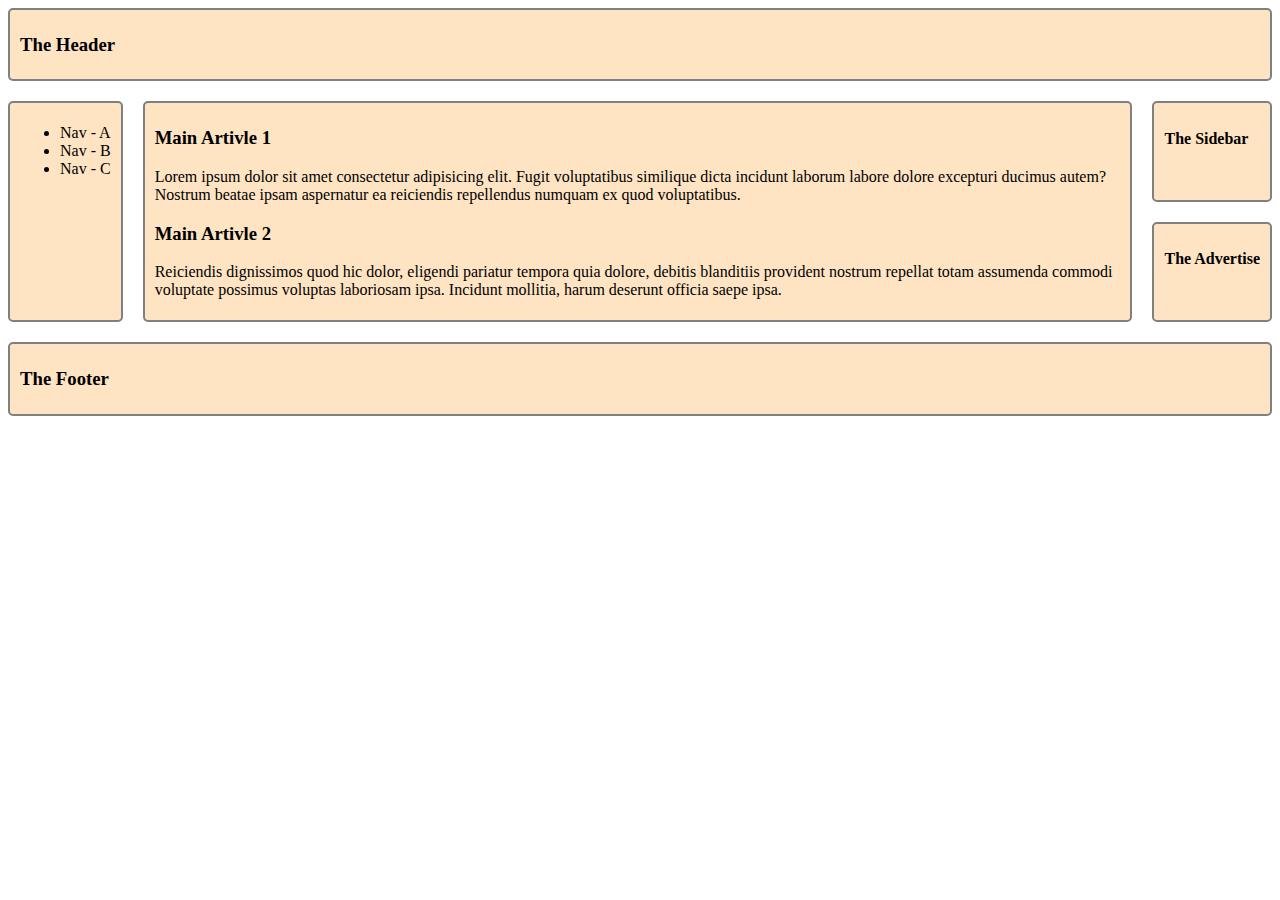
<file: 2-Second-Responsive-Layout/3_layout.html>
<!DOCTYPE html>
<html lang="en">
  <head>
    <meta charset="UTF-8" />
    <meta name="viewport" content="width=device-width, initial-scale=1.0" />
    <title>Responsive Layout</title>
    <style>
      .header,
      .nav,
      .main,
      .sidebar,
      .advertise,
      footer {
        background-color: bisque;
        border: 2px solid gray;
        padding: 5px 10px;
        border-radius: 5px;
      }
      .header {
        grid-area: header;
      }
      .nav {
        grid-area: nav;
      }
      .main {
        grid-area: main;
      }
      .sidebar {
        grid-area: sidebar;
      }
      .advertise {
        grid-area: advertise;
      }
      .footer {
        grid-area: footer;
      }
      .container {
        display: grid;
        gap: 20px;
        grid-template-areas:
          "header header  header  header"
          "nav    main    main    sidebar"
          "nav    main    main    advertise"
          "footer footer  footer  footer";
      }

      @media screen and (max-width: 576px) {
        .container {
          grid-template-areas:
            "header"
            "nav"
            "main"
            "sidebar"
            "advertise"
            "footer";
        }
      }

      @media screen and (min-width: 576px) and (max-width: 992px) {
        .container {
          display: grid;
          gap: 20px;
          grid-template-areas:
            "header    header   header"
            "nav       nav      nav"
            "sidebar   main     main "
            "advertise footer   footer";
        }
      }
    </style>
  </head>
  <body class="container">
    <header class="header">
      <h3>The Header</h3>
    </header>
    <nav class="nav">
      <ul>
        <li><a href=""></a>Nav - A</li>
        <li><a href=""></a>Nav - B</li>
        <li><a href=""></a>Nav - C</li>
      </ul>
    </nav>
    <main class="main">
      <article>
        <h3>Main Artivle 1</h3>
        <p>
          Lorem ipsum dolor sit amet consectetur adipisicing elit. Fugit
          voluptatibus similique dicta incidunt laborum labore dolore excepturi
          ducimus autem? Nostrum beatae ipsam aspernatur ea reiciendis
          repellendus numquam ex quod voluptatibus.
        </p>
      </article>
      <article>
        <h3>Main Artivle 2</h3>
        <p>
          Reiciendis dignissimos quod hic dolor, eligendi pariatur tempora quia
          dolore, debitis blanditiis provident nostrum repellat totam assumenda
          commodi voluptate possimus voluptas laboriosam ipsa. Incidunt
          mollitia, harum deserunt officia saepe ipsa.
        </p>
      </article>
    </main>

    <div class="sidebar">
      <h4>The Sidebar</h4>
    </div>
    <div class="advertise">
      <h4>The Advertise</h4>
    </div>

    <footer class="footer">
      <h3>The Footer</h3>
    </footer>
  </body>
</html>
</file>
<file: 3_architects/style.css>
@import url("https://fonts.googleapis.com/css2?family=Work+Sans:ital,wght@0,100..900;1,100..900&display=swap");

.work-sans-font {
  font-family: "Work Sans", sans-serif;
  font-optical-sizing: auto;
  font-weight: 400;
  font-style: normal;
}
body {
  margin: 0px;
}

/* Common weight name mapping
Value	Common weight name
100	Thin (Hairline)
200	Extra Light (Ultra Light)
300	Light
400	Normal
500	Medium
600	Semi Bold (Demi Bold)
700	Bold
800	Extra Bold (Ultra Bold)


900	Black (Heavy) */
/* Shared Styles */
/* Dark 1 */
.text-drak {
  color: #131313;
}
/* Dark 2 */
.text-gray {
  color: #424242;
}
/* Dark 3 */
.text-light-gray {
  color: #727272;
}
/* text color */
.text-primary {
  color: #ff900e;
}
/* Banner Background color */
.bg-light {
  background-color: rgba(255, 144, 14, 0.1);
}
/* Button bg color */
.btn-primary {
  background-color: #ff900e;
  color: #ffffff;
}

main > section {
  margin-top: 130px;
}
/* Header Styles */

/* Navbar Related Style */
.navbar {
  display: flex;
  justify-content: space-between;
  align-items: center;
}
.brand {
  font-weight: 700;
  font-size: 2.8rem;
  /* font-size 45px; */
}
.nav-links {
  display: flex;
  justify-content: space-evenly;
  gap: 3rem;
}
.nav-item {
  list-style: none;
}
.nav-link {
  text-decoration: none;
  font-weight: 400;
  font-size: 1.16rem;
}
.navbar,
.banner,
.main,
.footer {
  max-width: 1440px;
  margin: 0px auto;
}

/* Banner related style */
.banner-content {
  max-width: 850px;
  margin: 0 auto;
  text-align: center;
  margin-bottom: 50px;
}
.banner-title {
  font-size: 4rem;
}
.banner-description,
.team-description {
  font-size: 1rem;
}
.banner-button,
.team-button {
  border: none;
  padding: 20px 24px;
  border-radius: 8px;
  font-size: 1.25rem;
  font-weight: 600;
}
.banner-img {
  width: 100%;
}

/* Team section */
.team {
  display: grid;
  grid-template-columns: 1.5fr 1fr;
  gap: 2rem;
  align-items: center;
}
.team-images {
  display: grid;
  grid-template-columns: repeat(2, 1fr);
  gap: 1.5rem;
}
.team-image {
  width: 100%;
}
.tem-title {
  font-weight: 700;
  font-size: 2.8rem;
}

/* Features Section */
.feature {
  display: grid;
  grid-template-columns: 1fr 1.5fr;
  gap: 1rem;
}
.feature-image {
  margin: auto;
}
.feature-img {
  width: 80%;
  margin: auto;
}
.feature-details {
  padding-top: 2.4rem;
  padding-bottom: 2.4rem;
}
.fdd-item {
  padding-left: 20px;
  margin-top: 30px;
}
/* Facts Section */
.facts-title {
  font-weight: 700;
  font-size: 2.8rem;
}
.facts-description {
  width: 80%;
}
.fact-card {
  display: grid;
  grid-template-columns: repeat(4, 1fr);
  gap: 3rem;
  text-align: center;
  padding: 3rem;
}
.fact-card-item {
  border: 1px solid #ff900e;
  padding: 3.3rem 2.27rem;
}

/* Sponspors related style */
.sponspors-detail {
  text-align: center;
  width: 42%;
  margin: auto;
}
.sponspors-title {
  font-weight: 700;
  font-size: 2.8rem;
}
.sponspors-description {
  font-weight: 700;
  font-size: 1rem;
}
.sponspors-logos {
  display: grid;
  grid-template-columns: repeat(5, 1fr);
  margin-top: 40px;
}

/* Footer section */
.footer {
  margin-top: 130px;
  text-align: center;
  background-color: #fff4e7;
  padding-top: 1rem;
  padding-bottom: 1rem;
  margin-bottom: 130px;
}
/* Responsive media Query */
@media screen and (max-width: 576px) {
  .navbar {
    flex-direction: column;
  }
  .nav-links {
    gap: 1rem;
  }
  .team {
    display: flex;
    flex-direction: column-reverse;
  }
  .team-images {
    grid-template-columns: 1fr;
  }
  .team-content {
    padding: 0px 1rem;
  }
  .fact-card {
    grid-template-columns: 1fr;
  }
  .sponspors-logos {
    grid-template-columns: repeat(2, 1fr);
    gap: 1rem;
  }
  .sponsors-logo {
    margin: auto;
  }
  .feature {
    display: flex;
    flex-direction: column;
  }
}
@media screen and (min-width: 576px) and (max-width: 792px) {
  .navbar {
    flex-direction: column;
  }
  .navbar,
  .banner,
  .main,
  .footer {
    max-width: 600px;
    margin: 0px auto;
  }
  .nav-links {
    gap: 1rem;
  }
  .team {
    display: flex;
    flex-direction: column-reverse;
  }
  .fact-card {
    grid-template-columns: repeat(2, 1fr);
  }
  .sponspors-logos {
    grid-template-columns: repeat(3, 1fr);
    gap: 1rem;
  }
  .sponsors-logo {
    margin: auto;
  }
  .feature {
    display: flex;
    flex-direction: column;
  }
}
@media screen and (min-width: 792px) and (max-width: 1440px) {
  .navbar,
  .banner,
  .main,
  .footer {
    padding-left: 1rem;
    padding-right: 1rem;
  }
  .fact-card {
    grid-template-columns: repeat(2, 1fr);
    width: 50%;
    margin: auto;
  }
  .sponspors-logos {
    grid-template-columns: repeat(3, 1fr);
    gap: 1rem;
  }
  .sponsors-logo {
    margin: auto;
  }
}
</file>
